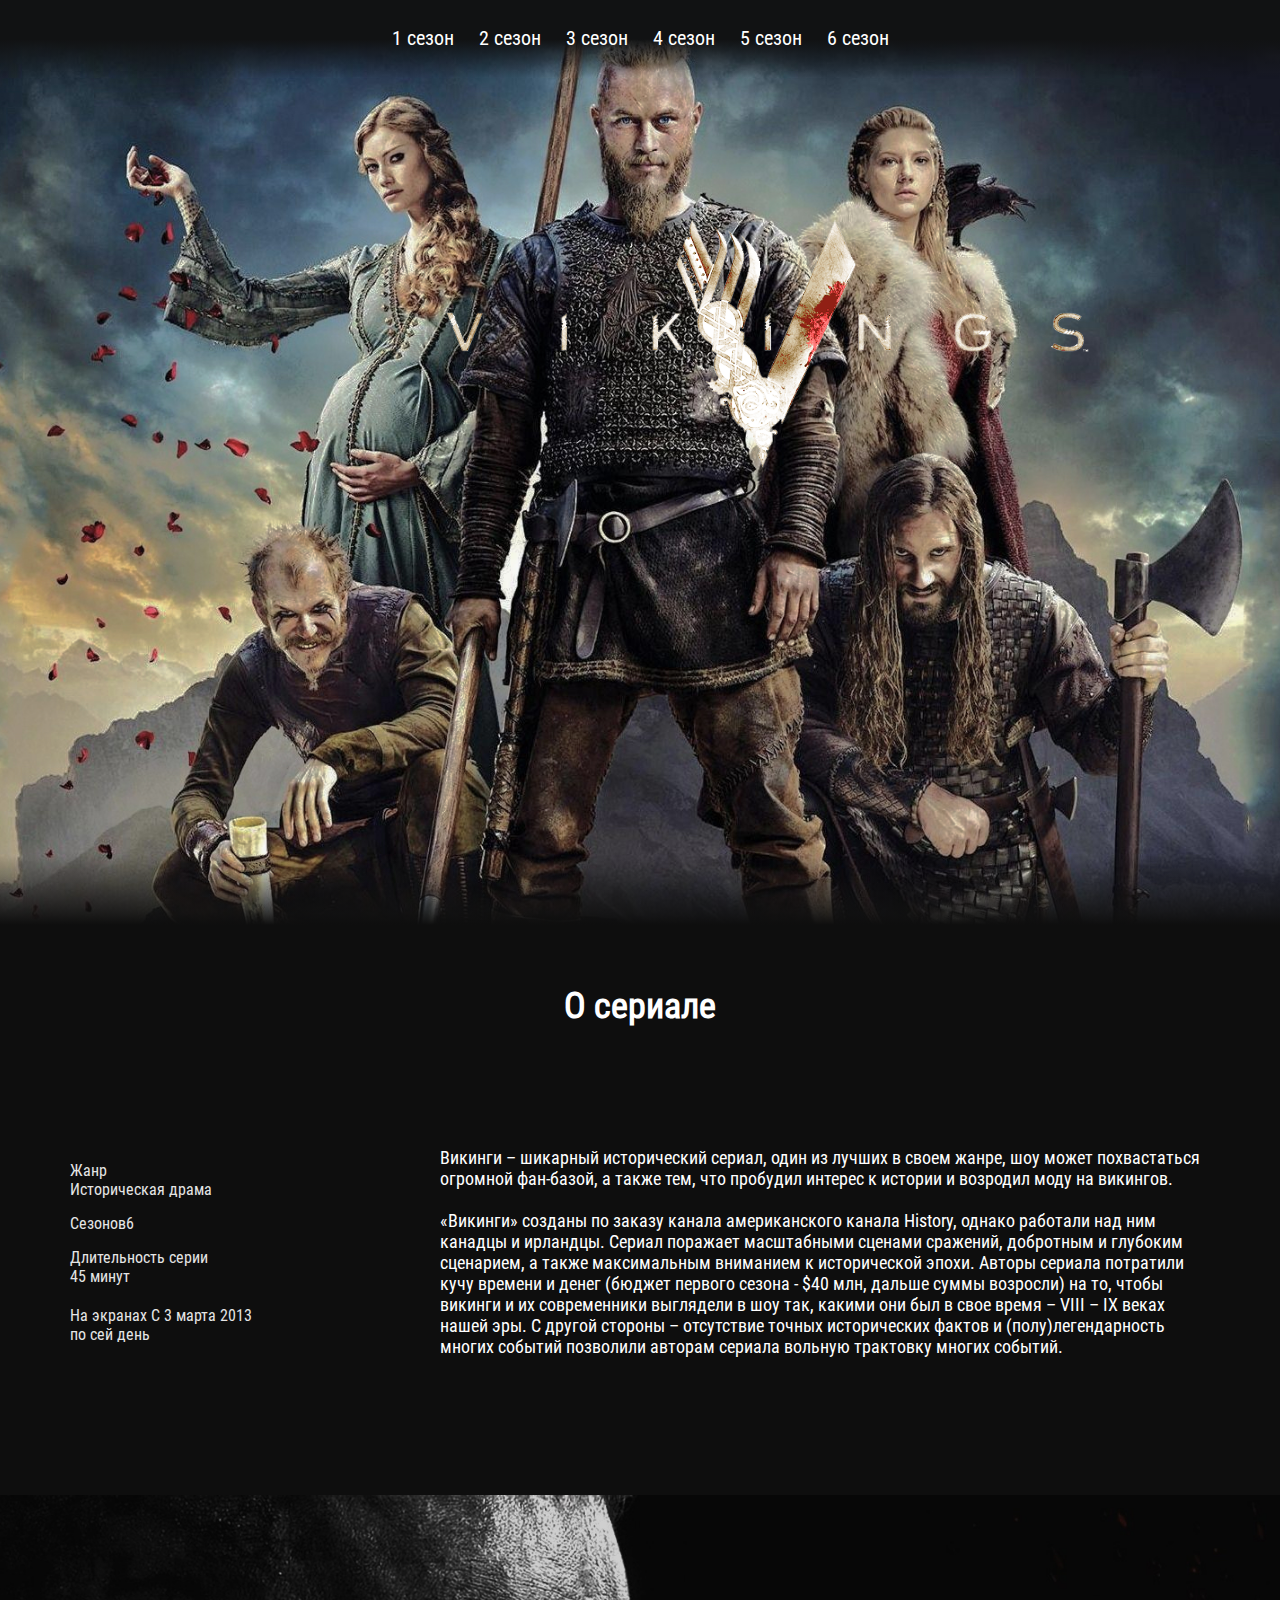
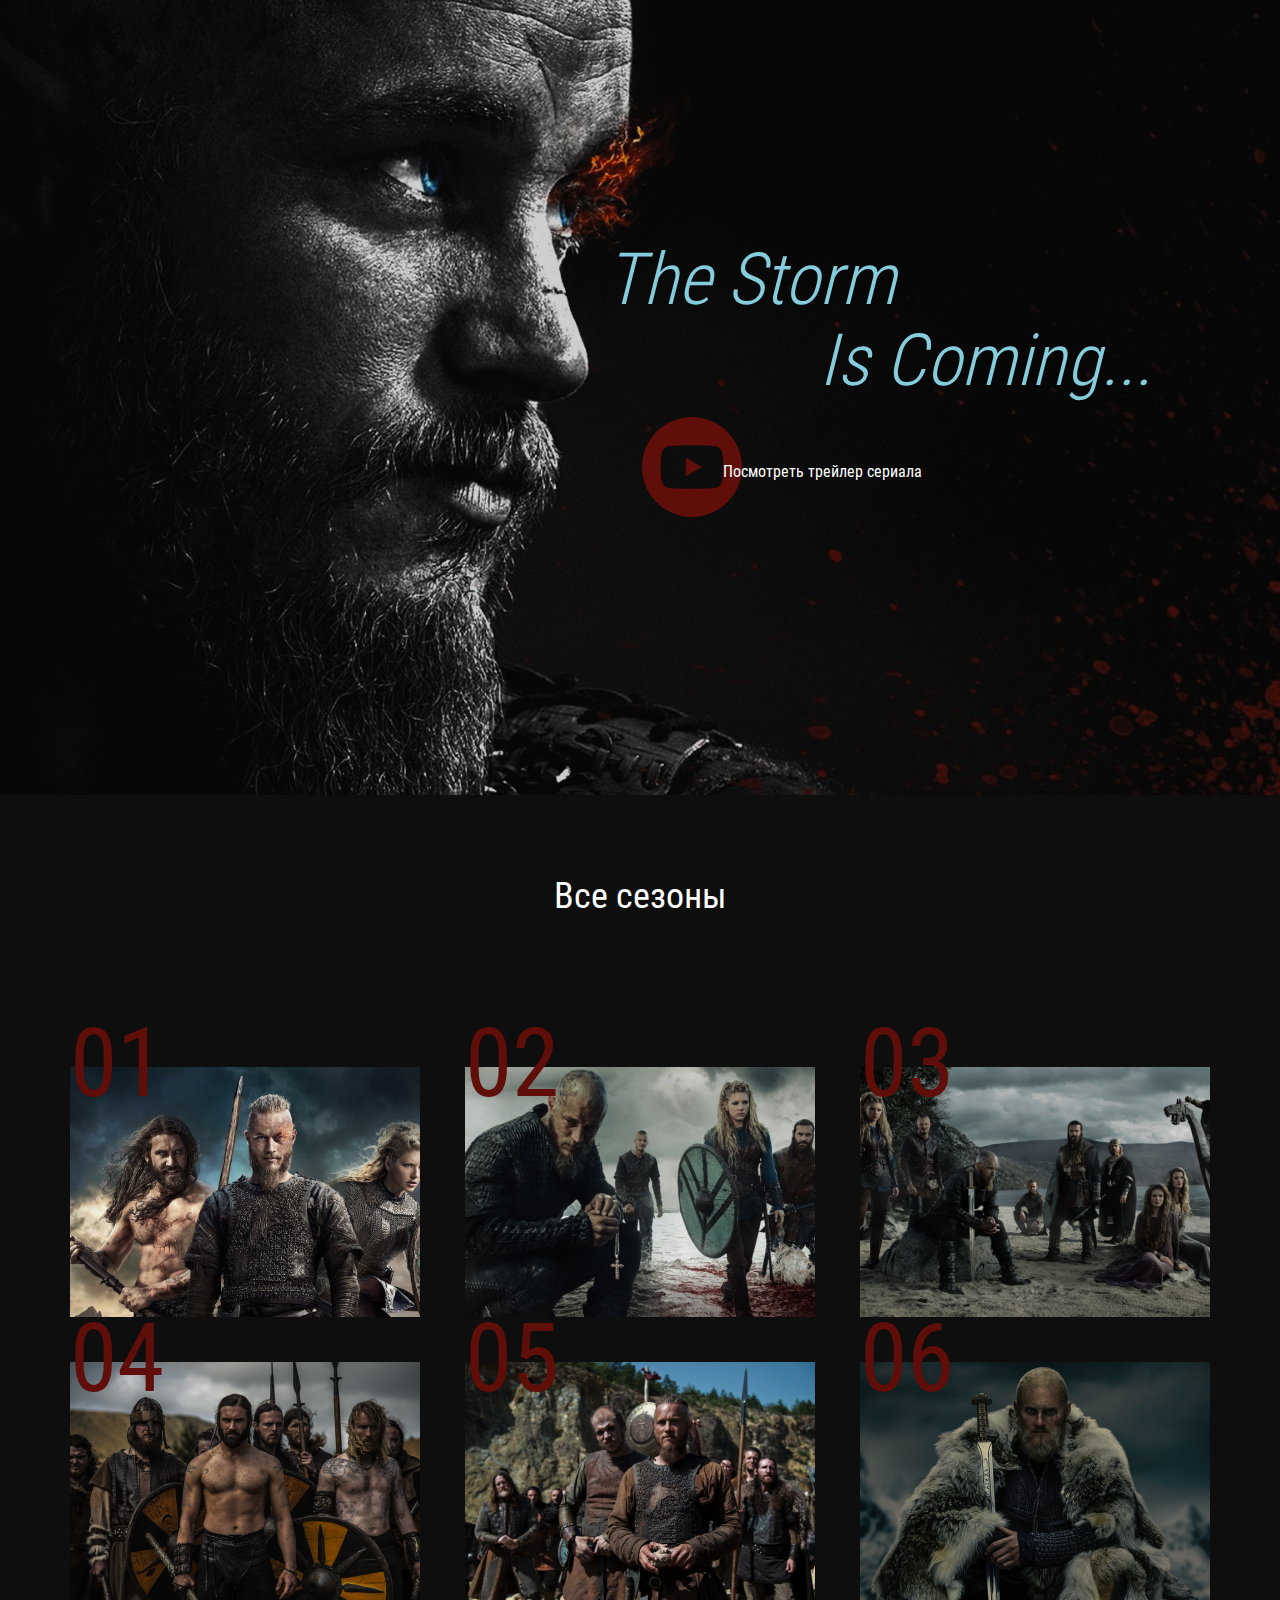
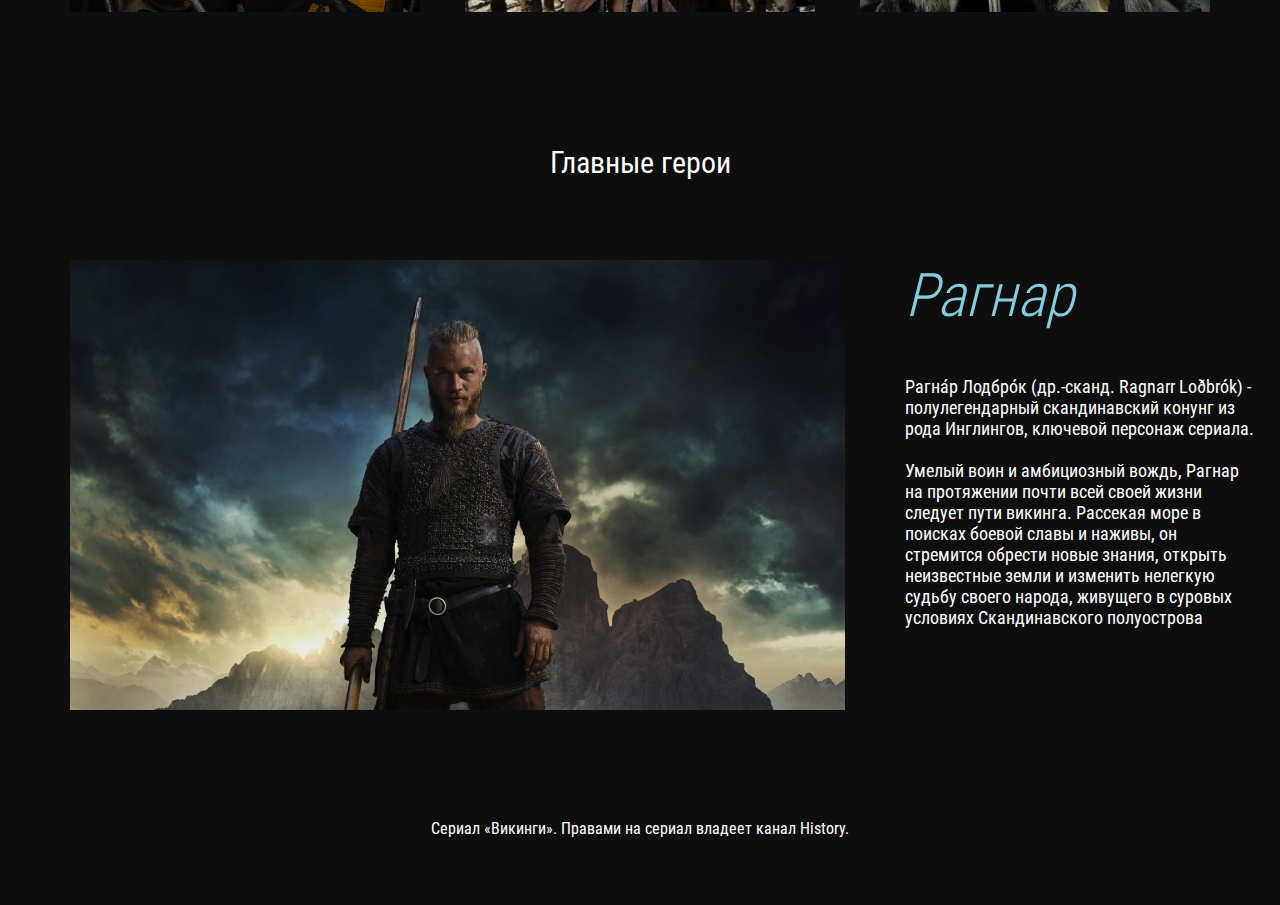
<file: index.html>
<!DOCTYPE html>
<html lang="en">
<head>
    <meta charset="UTF-8">
    <meta name="viewport" content="width=device-width, initial-scale=1.0">
    <meta http-equiv="X-UA-Compatible" content="ie=edge">
    <title>Document</title>
    <link rel="stylesheet" href="style.css">
</head>
<body>
    
<nav class="nav">
    <div class="container">
        <div class="nav__content">
          <ul class="nav__ul">
         <li><a href="page.html" class="nav__li">1 cезон</a></li>
         <li><a href="#!" class="nav__li">2 cезон</a></li>                         <li><a href="#!" class="nav__li">3 cезон</a></li>
         <li><a href="#!" class="nav__li">4 cезон</a></li>                         <li><a href="#!" class="nav__li">5 cезон</a></li>
         <li><a href="#!" class="nav__li">6 cезон</a></li>     
               </ul>
            </div>
            <div class="img">
                <img src="Photos/top logo.png" alt="" class="top-logo">
            </div>
        </div>
    </nav>
    
    <header>
        <div class="container">
            <h3>О сериале</h3>
            <div class="header__content">
                <div class="header__left">
                <p class="header-p">Жанр</p>
                <p class="p">Историческая драма</p>
                <p class="p">Сезонов6</p>
                <p class="pp">Длительность серии 45 минут</p>
                <p class="ppp"> На экранах С 3 марта 2013 по сей день</p>
            </div>
                <div class="header__right">Викинги – шикарный исторический сериал, один из лучших в своем жанре, шоу может похвастаться огромной фан-базой, а также тем, что пробудил интерес к истории и возродил моду на викингов.
                    <br>
                    <br>
                        «Викинги» созданы по заказу канала американского канала History, однако работали над ним канадцы и ирландцы. Сериал поражает масштабными сценами сражений, добротным и глубоким сценарием, а также максимальным вниманием к исторической эпохи. Авторы сериала потратили кучу времени и денег (бюджет первого сезона - $40 млн, дальше суммы возросли) на то, чтобы викинги и их современники выглядели в шоу так, какими они был в свое время – VIII – IX веках нашей эры. С другой стороны – отсутствие точных исторических фактов и (полу)легендарность многих событий позволили авторам сериала вольную трактовку многих событий.</div>
            </div>
        </div>
    </header>
    
    <main>
        <div class="main-img">
         <p class="main-p">The Storm </p>
         <p class="main-p2">Is Coming...</p>                    
         <div class="you-tube"><a href="#!"><img src="Photos/youtube 1 1 (2).svg" alt=""></a></div>
         <a href="#!"><span class="you-tube-p">Посмотреть трейлер сериала</span></a>
        </div>
        
    </main>
    
    <section>
        <div class="container">
            <p class="sec-p">Все сезоны</p>
            <div class="sec__cards">
                <a href="#!"><div class="sec-img1"></div></a>
                <a href="#!"><div class="sec-img2"></div></a>
                <a href="#!"><div class="sec-img3"></div></a>
                <a href="#!"><div class="sec-img4"></div></a>
                <a href="#!"><div class="sec-img5"></div></a>
                <a href="#!"><div class="sec-img6"></div></a>
            </div>
        </div>
    </section>
    
    <section class="section2">
        <div class="container">
            <div class="sec2-p">Главные герои</div>
            <div class="sec2__content">
                <img class="sec2-img" src="Photos/footer photo.jpg" alt="">
                <div class="sec2__right">
                    <p class="sec2-p2">Рагнар</p>
                    <div class="sec2-p3">Рагна́р Лодбро́к (др.-сканд. Ragnarr Loðbrók) - полулегендарный скандинавский конунг из рода Инглингов, ключевой персонаж сериала.
<br>
<br>
                            Умелый воин и амбициозный вождь, Рагнар на протяжении почти всей своей жизни следует пути викинга. Рассекая море в поисках боевой славы и наживы, он стремится обрести новые знания, открыть неизвестные земли и изменить нелегкую судьбу своего народа, живущего в суровых условиях Скандинавского полуострова</div>
                </div>
            </div>
        </div>
    </section>
    
    <section class="section3">
        <p class="footer-p">Сериал «Викинги». Правами на сериал владеет канал History.</p>
    </section>
    
    
    
</body>
</html>
</file>
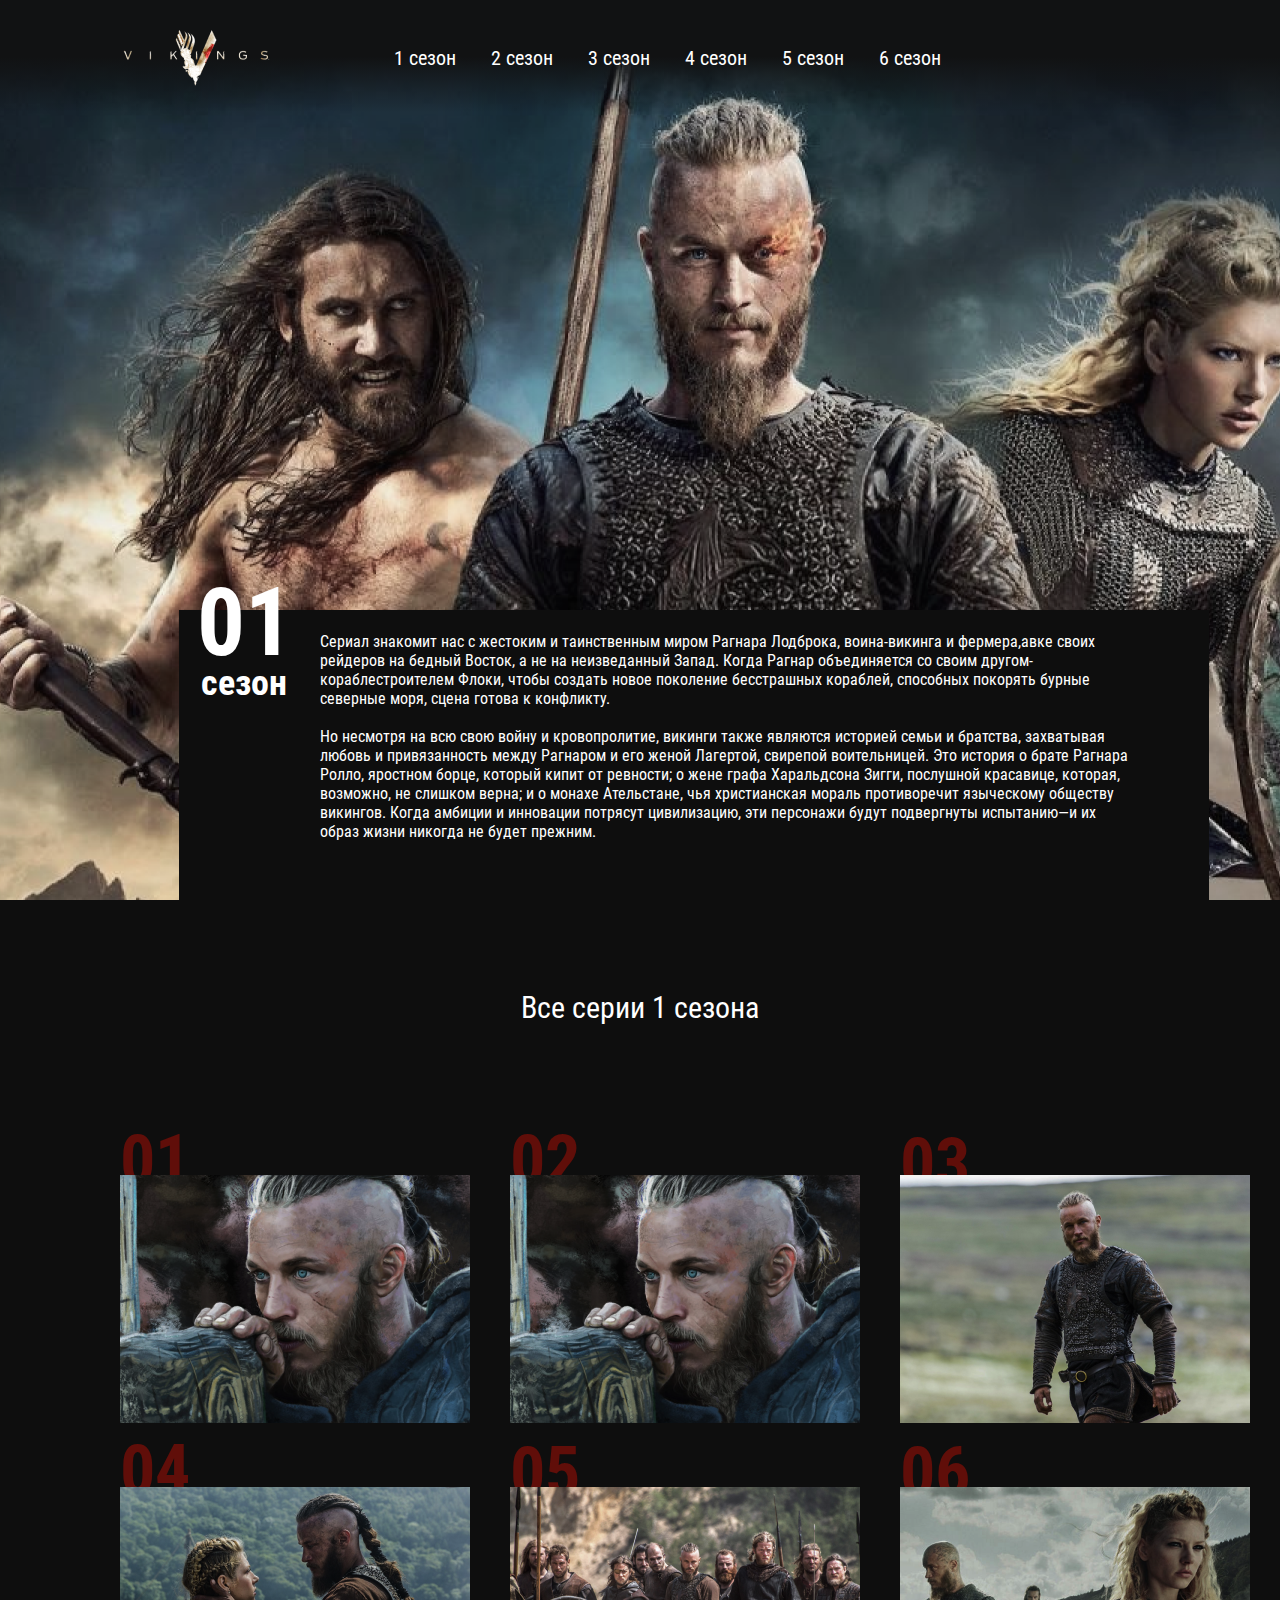
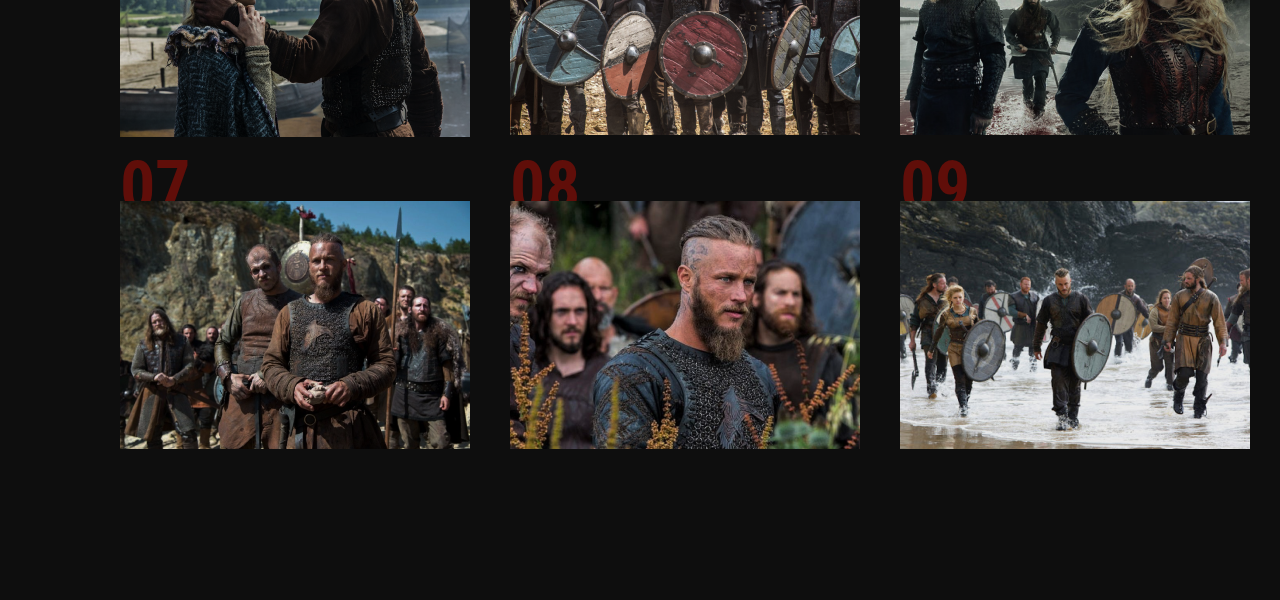
<file: page.html>
<!DOCTYPE html>
<html lang="en">
<head>
    <meta charset="UTF-8">
    <meta name="viewport" content="width=device-width, initial-scale=1.0">
    <meta http-equiv="X-UA-Compatible" content="ie=edge">
    <title>Document</title>
    <link rel="stylesheet" href="style.css">
</head>
<body>
    
    <nav class="nav2">
        <div class="container2">
            <div class="nav2__content">
                <img class="nav2-img" src="Photos/page-top-logo.png" alt="">
                    <ul class="nav2__ul">
                  <li><a href="#!" class="nav__li">1 cезон</a></li>
                  <li><a href="#!" class="nav__li">2 cезон</a></li>           
                  <li><a href="#!" class="nav__li">3 cезон</a></li>      
                  <li><a href="#!" class="nav__li">4 cезон</a></li>    
                  <li><a href="#!" class="nav__li">5 cезон</a></li>
                  <li><a href="#!" class="nav__li">6 cезон</a></li>     
                    </ul>
                </div>
                    <div class="text">
                <p class="p__left">01</p>
                <p class="p__left2">cезон</p>
                <p class="p__right">Сериал знакомит нас с жестоким и таинственным миром Рагнара Лодброка, воина-викинга и фермера,авке своих рейдеров на бедный Восток, а не на неизведанный Запад. Когда Рагнар объединяется со своим другом-кораблестроителем Флоки, чтобы создать новое поколение бесстрашных кораблей, способных покорять бурные северные моря, сцена готова к конфликту.
<br>
<br>
                        Но несмотря на всю свою войну и кровопролитие, викинги также являются историей семьи и братства, захватывая любовь и привязанность между Рагнаром и его женой Лагертой, свирепой воительницей. Это история о брате Рагнара Ролло, яростном борце, который кипит от ревности; о жене графа Харальдсона Зигги, послушной красавице, которая, возможно, не слишком верна; и о монахе Ательстане, чья христианская мораль противоречит языческому обществу викингов. Когда амбиции и инновации потрясут цивилизацию, эти персонажи будут подвергнуты испытанию—и их образ жизни никогда не будет прежним.</p>
                    </div>
            </div>
    </nav>
    
    <header class="header2">
        <div class="container2">
            <p class="sec4-p">Все серии 1 сезона</p>
            <div class="cards">
                <div class="card-first">
            <a href="#!"><div class=" card card1"><img src="Photos/page1.png" alt="#!"></div></a>
            <a href="#!"><div class=" card card2"><img src="Photos/page1.png" alt="#!"></div></a>
            <a href="#!"><div class=" card card3"><img src="Photos/page3.png" alt="#!"></div></a>
            </div>
            <div class="card-second">
            <a href="#!"><div class=" card card4"><img src="Photos/page4.png" alt="#!"></div></a>
            <a href="#!"><div class=" card card5"><img src="Photos/page5.png" alt="#!"></div></a>
            <a href="#!"><div class=" card card6"><img src="Photos/page6.png" alt="#!"></div></a> 
            </div>
            <div class="card-third">
            <a href="#!"><div class=" card card7"><img src="Photos/page7.png" alt="#!"></div></a>
            <a href="#!"><div class=" card card8"><img src="Photos/page8.png" alt="#!"></div></a>
            <a href="#!"><div class=" card card9"><img src="Photos/page9.png" alt="#!"></div></a> 
            </div>
        </div>
    </div>
    </header>
    
</body>
</html>
</file>
<file: style.css>
@import url(fonts.css);

*{
    padding: 0;
    margin: 0;
    text-decoration: none;
    list-style: none;
    font-family: 'RobotoCondensed-Regular';
}

.container{
    width: 1140px;
    margin: 0 auto;
    padding: 0 15px;
}

/* nav start */

.nav{
    background: url(Photos/top-header.jpg) no-repeat center top/cover;
    height: 100vh;
    position: relative;
    padding-bottom: 25px;
}

.img{
    position: absolute;
    content: '';
    top: 220px;
    left: 430px;
}

.top-logo{
    width: 680px;
}

.nav__content{
    display: flex;
    justify-content: center;
    align-items: center;
    height: 50px;
}

.nav::before{
    position: absolute;
    content: '';
    background: linear-gradient(180deg, #111213 0%, #111213 43.62%, rgba(32, 31, 33, 0) 86.33%);
    top: 0;
    height: 90px;
    width: 100%;
}

.nav::after{
    position: absolute;
    content: '';
    bottom: 0;
    height: 70px;
    width: 100%;
    background: linear-gradient(180deg, #0E0E0E 0%, rgba(17, 17, 17, 0.850295) 16.53%, rgba(32, 31, 33, 0) 100%);
    transform: rotate(180deg);
}

.nav__ul{
    display: flex;
    gap: 25px;
    position: absolute;
    content: '';
    padding-top: 25px;
}

.nav__li{
    color: white;
    font-size: 20px;
    position: relative;
}

.nav__li::before{
    position: absolute;
    content: '';
    width: 0;
    bottom: 0;
    left: 0;
    height: 2px;
    background: #85CCDC;
    transition: 0.5s;
}

.nav__li:hover::before{
    width: 100%;
}

.nav__li:hover{
    color: #85CCDC;
    
}

/* nav end */


/* header start */


header{
    background: #0E0E0E;
    height: 570px;
    color: white;
}

h3{
    font-size: 36px;
    color: white;
    text-align: center;
    padding-top: 60px;
}

.header__content{
    display: flex;
    justify-content: space-between;
    align-items: center;
}

.header__left{
    padding-top: 120px;
    color: #E5E5E5;
}
.p{
    padding-bottom: 15px;
}

.pp{
    width: 150px;
    padding-bottom: 20px;
}

.ppp{
    width: 200px;
}

.header__right{
    padding-top: 120px;
    width: 770px;
    font-size: 18px;
    line-height: 21px;
}


/* header end */


/* main start */


.main-img{
    background: url(Photos/main\ photo.jpg) no-repeat center center/cover;
    height: 100vh;
    position: relative;
}

.main-p{
    position: absolute;
    content: '';
    right: 30%;
    top: 38%;
    font-family: 'RobotoCondensed-Light';
    color:#85CCDC;
    font-size: 72px;
    font-style: italic;
}

.main-p2{
    position: absolute;
    content: '';
    top: 47%;
    right: 10%;
    font-family: 'RobotoCondensed-Light';
    color:#85CCDC;
    font-size: 72px;
    font-style: italic;
}

.you-tube{
    position: absolute;
    content: '';
    top: 58%;
    right: 42%;
}

.you-tube-p{
    position: absolute;
    content: '';
    top: 63%;
    right: 28%;
    color: white;
}

.you-tube-p:hover{
    color: red;
}


/* main end */



/* section start */


section{
    background:#0E0E0E;
    height: 950px;
    position: relative;
}

.sec-p{
    text-align: center;
    color: white;
    font-size: 36px;
    padding-top: 80px;
}

.sec__cards{
    padding-top: 150px;
    display: flex;
    gap: 45px;
    flex-wrap: wrap;
}

.sec-img1{
    background: url(Photos/card1.png) no-repeat center center/cover;
    width: 350px;
    height: 250px;
    position: relative;
}

.sec-img1::after{
    position: absolute;
    content: '01';
    color: #600E09;
    top: -60px;
    font-size: 96px;
}
.sec-img2::after{
    position: absolute;
    content: '02';
    color: #600E09;
    top: -60px;
    font-size: 96px;
}
.sec-img3::after{
    position: absolute;
    content: '03';
    color: #600E09;
    top: -60px;
    font-size: 96px;
}
.sec-img4::after{
    position: absolute;
    content: '04';
    color: #600E09;
    top: -60px;
    font-size: 96px;
}
.sec-img5::after{
    position: absolute;
    content: '05';
    color: #600E09;
    top: -60px;
    font-size: 96px;
}
.sec-img6::after{
    position: absolute;
    content: '06';
    color: #600E09;
    top: -60px;
    font-size: 96px;
}


.sec-img1::before{
    position: absolute;
    content: '';
    width: 0;
    top: 40%;
    text-align: center;
    left: 10%;
    height: 65px;
    background: black;
}

.sec-img1:hover::before{
    width: 300px;
    content: 'Cмотреть';
    color: white;
    font-size: 36px;
    display: flex;
    justify-content: center;
    align-items: center;
}

.sec-img2{
    background: url(Photos/card\ 2.png);
    width: 350px;
    height: 250px;
    position: relative;
}

.sec-img2::before{
    position: absolute;
    content: '';
    width: 0;
    top: 40%;
    text-align: center;
    left: 10%;
    height: 65px;
    background: black;
}

.sec-img2:hover::before{
    width: 300px;
    content: 'Cмотреть';
    color: white;
    font-size: 36px;
    display: flex;
    justify-content: center;
    align-items: center;
}

.sec-img3{
    background: url(Photos/card\ 3.png);
    width: 350px;
    height: 250px;
    position: relative;
}

.sec-img3::before{
    position: absolute;
    content: '';
    width: 0;
    top: 40%;
    text-align: center;
    left: 10%;
    height: 65px;
    background: black;
}

.sec-img3:hover::before{
    width: 300px;
    content: 'Cмотреть';
    color: white;
    font-size: 36px;
    display: flex;
    justify-content: center;
    align-items: center;
}
.sec-img4{
    background: url(Photos/card\ 4.png);
    width: 350px;
    height: 250px;
    position: relative;
}

.sec-img4::before{
    position: absolute;
    content: '';
    width: 0;
    top: 40%;
    text-align: center;
    left: 10%;
    height: 65px;
    background: black;
}

.sec-img4:hover::before{
    width: 300px;
    content: 'Cмотреть';
    color: white;
    font-size: 36px;
    display: flex;
    justify-content: center;
    align-items: center;
}
.sec-img5{
    background: url(Photos/card\ 5.png);
    width: 350px;
    height: 250px;
    position: relative;
}

.sec-img5::before{
    position: absolute;
    content: '';
    width: 0;
    top: 40%;
    text-align: center;
    left: 10%;
    height: 65px;
    background: black;
}

.sec-img5:hover::before{
    width: 300px;
    content: 'Cмотреть';
    color: white;
    font-size: 36px;
    display: flex;
    justify-content: center;
    align-items: center;
}
.sec-img6{
    background: url(Photos/card\ 6.png);
    width: 350px;
    height: 250px;
    position: relative;
}

.sec-img6::before{
    position: absolute;
    content: '';
    width: 0;
    top: 40%;
    text-align: center;
    left: 10%;
    height: 65px;
    background: black;
}

.sec-img6:hover::before{
    width: 300px;
    content: 'Cмотреть';
    color: white;
    font-size: 36px;
    display: flex;
    justify-content: center;
    align-items: center;
}


/* section end */


/* section2 start */

.section2{
    height: 660px;
    background: #0E0E0E;
}


.sec2-p{
    text-align: center;
    color: white;
    font-size: 30px;
    padding-bottom: 80px;
}


.sec2-p2{
    font-size: 60px;
    color: #85CCDC;
    font-family: 'RobotoCondensed-Light';
    font-style: italic;
    padding-bottom: 45px;
}

.sec2-p3{
    width: 349px;
    font-size: 18px;
    color: white;
}

.sec2__content{
    display: flex;
    column-gap: 60px;
}


/* section2 end */

/* section3 start */

.section3{
    background: #0E0E0E; 
    height: 100px;
}

.footer-p{
    color: white;
    font-size: 16px;
    padding: 14px 0;
    text-align: center;
}


/* section3 end */




/* nav2 start */


.nav2{
    background: url(Photos/page\ top\ background.png) no-repeat center center/cover;
    height: 100vh;
    z-index: 1;
    position: relative;
}

.nav2::before{
    position: absolute;
    content: '';
    top: 0;
    background: linear-gradient(180deg, #111213 0%, #111213 43.62%, rgba(32, 31, 33, 0) 86.33%);
    z-index: 2;
    width: 100%;
    height: 130px;
}

.nav2::after{
    position: absolute;
    content: '';
    width: 1000px;
    height: 260px;
    background: #0E0E0E;
    padding: 15px;
    bottom: 0;
    left: 14%;
    color: white;
}

.container2{
    width: 1040px;
    margin: 0 auto;
    padding: 0 15px;
}

.nav2__content{
    padding-top: 30px;
    display: flex;
    align-items: center;
    padding-bottom: 300px;
}

.nav2-img{
    z-index: 4;
}

.nav2__ul{
    display: flex;
    column-gap: 35px;
    padding-left: 120px;
    z-index: 3;
}


.p__left{
    position: absolute;
    content: '';
    top: 63%;
    font-family: 'RobotoCondensed-Bold';
    left: 15.4%;
    color: white;
    z-index: 5;
    font-size: 95px;
}

.p__left2{
    font-size: 36px;
    color: white;
    position: absolute;
    content: '';
    top: 73.5%;
    left: 15.7%;
    z-index: 6;
    font-family: 'RobotoCondensed-Bold';
}

.p__right{
    color: white;
    position: absolute;
    content: '';
    bottom: 6.6%;
    left: 25%;
    z-index: 3;
    font-size: 16px;
    width: 810px;
}


/* nav2 end */



/* main start */


.header2{
    height: 1300px;
    background: #0E0E0E;
}

.sec4-p{
    font-size: 30px;
    text-align: center;
    padding-top: 90px;
    padding-bottom: 150px;
}

.card1{
    position: relative;
    z-index: 1;
}


.card1::before{
    position: absolute;
    content: '01';
    font-family: 'RobotoCondensed-Bold';
    color: #600E09;
    font-size: 70px;
    top: -22.2%;
    left: 0;
    z-index: -1;
}

.card1::after{
    position: absolute;
    content: 'Cмотреть';
    text-align: center;
    color: white;
    z-index: 1;
    width: 280px;
    height: 64px;
    background: black;
    top: 40%;
    font-size: 28px;
    left: 10%;
    display: flex;
    align-items: center;
    justify-content: center;
    transform: scale(0);
    transition: 0.5s;
}


.card1:hover::after{
    transform: scale(1.0);
}

.card2{
    position: relative;
    z-index: 1;
}

.card2::before{
    position: absolute;
    content: '02';
    font-family: 'RobotoCondensed-Bold';
    color: #600E09;
    font-size: 70px;
    top: -22.2%;
    left: 0;
    z-index: -1;
}

.card2::after{
    position: absolute;
    content: 'Cмотреть';
    text-align: center;
    color: white;
    z-index: 1;
    width: 280px;
    height: 64px;
    background: black;
    top: 40%;
    left: 10%;
    display: flex;
    align-items: center;
    font-size: 28px;
    justify-content: center;
    transform: scale(0);
    transition: 0.5s;
}


.card2:hover::after{
    transform: scale(1.0);
}


.card3{
    position: relative;
    z-index: 1;
}

.card3::before{
    position: absolute;
    content: '03';
    font-family: 'RobotoCondensed-Bold';
    color: #600E09;
    font-size: 70px;
    top: -21%;
    left: 0;
    z-index: -1;
}

.card3::after{
    position: absolute;
    content: 'Cмотреть';
    text-align: center;
    color: white;
    z-index: 1;
    width: 280px;
    height: 64px;
    background: black;
    top: 40%;
    left: 10%;
    display: flex;
    align-items: center;
    font-size: 28px;
    justify-content: center;
    transform: scale(0);
    transition: 0.5s;
}


.card3:hover::after{
    transform: scale(1.0);
}

.card4{
    position: relative;
    z-index: 1;
}

.card4::before{
    position: absolute;
    content: '04';
    font-family: 'RobotoCondensed-Bold';
    color: #600E09;
    font-size: 70px;
    top: -23%;
    left: 0;
    z-index: -1;
}

.card4::after{
    position: absolute;
    content: 'Cмотреть';
    text-align: center;
    color: white;
    z-index: 1;
    width: 280px;
    height: 64px;
    background: black;
    top: 40%;
    left: 10%;
    display: flex;
    align-items: center;
    font-size: 28px;
    justify-content: center;
    transform: scale(0);
    transition: 0.5s;
}


.card4:hover::after{
    transform: scale(1.0);
}

.card5{
    position: relative;
    z-index: 1;
}

.card5::before{
    position: absolute;
    content: '05';
    font-family: 'RobotoCondensed-Bold';
    color: #600E09;
    font-size: 70px;
    top: -22.2%;
    left: 0;
    z-index: -1;
}

.card5::after{
    position: absolute;
    content: 'Cмотреть';
    text-align: center;
    color: white;
    z-index: 1;
    width: 280px;
    height: 64px;
    background: black;
    top: 40%;
    left: 10%;
    display: flex;
    align-items: center;
    font-size: 28px;
    justify-content: center;
    transform: scale(0);
    transition: 0.5s;
}


.card5:hover::after{
    transform: scale(1.0);
}

.card6{
    position: relative;
    z-index: 1;
}

.card6::before{
    position: absolute;
    content: '06';
    font-family: 'RobotoCondensed-Bold';
    color: #600E09;
    font-size: 70px;
    top: -22.2%;
    left: 0;
    z-index: -1;
}

.card6::after{
    position: absolute;
    content: 'Cмотреть';
    text-align: center;
    color: white;
    z-index: 1;
    width: 280px;
    height: 64px;
    background: black;
    top: 40%;
    left: 10%;
    display: flex;
    align-items: center;
    font-size: 28px;
    justify-content: center;
    transform: scale(0);
    transition: 0.5s;
}


.card6:hover::after{
    transform: scale(1.0);
}

.card7{
    position: relative;
    z-index: 1;
}

.card7::before{
    position: absolute;
    content: '07';
    font-family: 'RobotoCondensed-Bold';
    color: #600E09;
    font-size: 70px;
    top: -22.2%;
    left: 0;
    z-index: -1;
}

.card7::after{
    position: absolute;
    content: 'Cмотреть';
    text-align: center;
    color: white;
    z-index: 1;
    width: 280px;
    height: 64px;
    background: black;
    top: 40%;
    left: 10%;
    display: flex;
    align-items: center;
    font-size: 28px;
    justify-content: center;
    transform: scale(0);
    transition: 0.5s;
}


.card7:hover::after{
    transform: scale(1.0);
}

.card8{
    position: relative;
    z-index: 1;
}

.card8::before{
    position: absolute;
    content: '08';
    font-family: 'RobotoCondensed-Bold';
    color: #600E09;
    font-size: 70px;
    top: -22.2%;
    left: 0;
    z-index: -1;
}

.card8::after{
    position: absolute;
    content: 'Cмотреть';
    text-align: center;
    color: white;
    z-index: 1;
    width: 280px;
    height: 64px;
    background: black;
    top: 40%;
    left: 10%;
    display: flex;
    align-items: center;
    font-size: 28px;
    justify-content: center;
    transform: scale(0);
    transition: 0.5s;
}


.card8:hover::after{
    transform: scale(1.0);
}

.card9{
    position: relative;
    z-index: 1;
}

.card9::before{
    position: absolute;
    content: '09';
    font-family: 'RobotoCondensed-Bold';
    color: #600E09;
    font-size: 70px;
    top: -22.2%;
    left: 0;
    z-index: -1;
}

.card9::after{
    position: absolute;
    content: 'Cмотреть';
    text-align: center;
    color: white;
    z-index: 1;
    width: 280px;
    height: 64px;
    background: black;
    top: 40%;
    left: 10%;
    display: flex;
    align-items: center;
    font-size: 28px;
    justify-content: center;
    transform: scale(0);
    transition: 0.5s;
}


.card9:hover::after{
    transform: scale(1.0);
}

.card-first{
    display: flex;
    column-gap: 40px;
    padding-bottom: 60px;
}

.card-second{
    display: flex;
    padding-bottom: 60px;
    column-gap: 40px;
}

.card-third{
    display: flex;
    column-gap: 40px;
    
}


/* main end */
</file>
